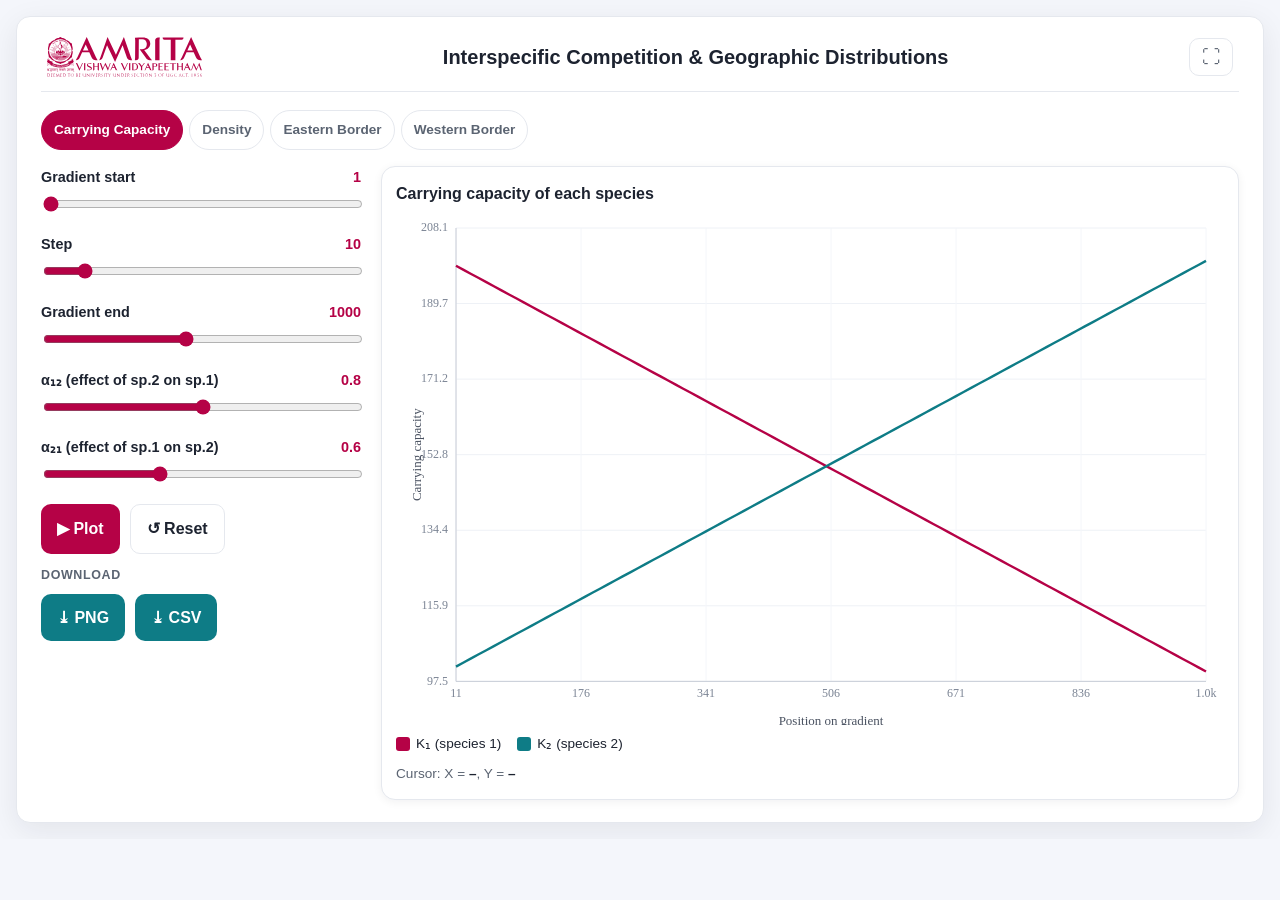
<file: simulation/index.html>
<!DOCTYPE html>
<html lang="en">
<head>
<meta charset="UTF-8">
<meta name="viewport" content="width=device-width, initial-scale=1.0, viewport-fit=cover">
<title>Interspecific Competition & Geographic Distributions — Simulation</title>
<link rel="stylesheet" href="./css/main.css">
</head>
<body>
<div class="card" id="simbox"><div class="simbar"><span class="simbar-logo" aria-hidden="true"><img src="images\logo.svg" alt="Amrita Vishwa Vidyapeetham"></span><h1 class="simbar-title">Interspecific Competition &amp; Geographic Distributions</h1><button class="fs-btn" id="fsBtn" onclick="toggleFS()" title="Toggle full screen" aria-label="Toggle full screen">⛶</button></div>
      <div class="subtabs" id="subtabs">
        <button class="subtab active" data-mode="0">Carrying Capacity</button>
        <button class="subtab" data-mode="1">Density</button>
        <button class="subtab" data-mode="2">Eastern Border</button>
        <button class="subtab" data-mode="3">Western Border</button>
      </div>
      <div class="sim">
        <div class="controls">
          <div class="field"><label>Gradient start <span class="val" id="v_start">1</span></label><input type="range" id="start" min="1" max="200" value="1" oninput="sync()"></div>
          <div class="field"><label>Step <span class="val" id="v_frc">10</span></label><input type="range" id="frc" min="5" max="50" value="10" oninput="sync()"></div>
          <div class="field"><label>Gradient end <span class="val" id="v_end">1000</span></label><input type="range" id="end" min="200" max="2000" step="50" value="1000" oninput="sync()"></div>
          <div class="field"><label>α₁₂ (effect of sp.2 on sp.1) <span class="val" id="v_a12">0.8</span></label><input type="range" id="a12" min="0.1" max="1.5" step="0.05" value="0.8" oninput="sync()"></div>
          <div class="field"><label>α₂₁ (effect of sp.1 on sp.2) <span class="val" id="v_a21">0.6</span></label><input type="range" id="a21" min="0.1" max="1.5" step="0.05" value="0.6" oninput="sync()"></div>
          <div class="btnrow">
            <button class="btn btn-primary" onclick="plot()">▶ Plot</button>
            <button class="btn btn-ghost" onclick="resetSim()">↺ Reset</button>
          </div>
          <div class="dl-label">Download</div>
<div class="btnrow">
            <button class="btn btn-accent" onclick="downloadPNG()">⤓ PNG</button>
            <button class="btn btn-accent" onclick="downloadCSV()">⤓ CSV</button>
          </div>
        </div>
        <div class="plotwrap">
          <div class="plot-title" id="plotTitle">Carrying capacity of each species</div>
          <canvas class="chart" id="chart" width="720" height="460"></canvas>
          <div class="legend" id="legend"></div>
          <div class="readout"><span>Cursor: X = <b id="rx">–</b>, Y = <b id="ry">–</b></span></div>
        </div>
      </div>
    </div>
<div class="toast" id="toast"></div>
<script src="./js/main.js"></script>
<script src="../assets/js/iframeResize.js"></script>
        
        </body>
</html>
</file>
<file: simulation/css/main.css>
:root{--amrita:#b50246;--amrita-dark:#7d0130;--ink:#1d2330;--muted:#5b6472;--line:#e5e8ee;--bg:#f4f6fb;--card:#fff;--accent:#0e7c86;--good:#1f9d55;--bad:#d64545;--radius:14px;--shadow:0 8px 30px rgba(20,25,40,.08);--shadow-sm:0 2px 10px rgba(20,25,40,.06)}
*{box-sizing:border-box}
html{scroll-behavior:smooth}
body{margin:0;font-family:"Segoe UI",Roboto,-apple-system,Helvetica,Arial,sans-serif;background:var(--bg);color:var(--ink);line-height:1.6}
a{color:var(--amrita)}
h1,h2,h3{line-height:1.25}
main{max-width:1180px;margin:0 auto;padding:22px 18px 60px}
@keyframes fade{from{opacity:0;transform:translateY(6px)}to{opacity:1;transform:none}}
.card{background:var(--card);border:1px solid var(--line);border-radius:var(--radius);box-shadow:var(--shadow);padding:22px 24px;margin-bottom:20px}
.card h2{margin-top:0;font-size:1.4rem;display:flex;align-items:center;gap:10px}
.sim{display:grid;grid-template-columns:320px 1fr;gap:20px;align-items:start}
@media(max-width:820px){.sim{grid-template-columns:1fr}}
.subtabs{display:flex;gap:6px;flex-wrap:wrap;margin-bottom:16px}
.subtab{border:1px solid var(--line);background:#fff;font:inherit;font-weight:600;font-size:.85rem;color:var(--muted);cursor:pointer;padding:8px 12px;border-radius:999px;transition:.12s}
.subtab:hover{border-color:var(--amrita);color:var(--amrita)}
.subtab.active{background:var(--amrita);color:#fff;border-color:var(--amrita)}
.controls .field{margin-bottom:14px}
.controls label{display:flex;justify-content:space-between;font-weight:600;font-size:.9rem;margin-bottom:5px}
.controls label .val{color:var(--amrita);font-variant-numeric:tabular-nums}
.controls input[type=range]{width:100%;accent-color:var(--amrita)}
.btnrow{display:flex;flex-wrap:wrap;gap:10px;margin-top:8px}
.btn{border:0;font:inherit;font-weight:700;cursor:pointer;padding:11px 16px;border-radius:10px;transition:.15s;display:inline-flex;align-items:center;gap:7px}
.btn:active{transform:translateY(1px)}
.btn-primary{background:var(--amrita);color:#fff}
.btn-primary:hover{background:var(--amrita-dark)}
.btn-ghost{background:#fff;color:var(--ink);border:1px solid var(--line)}
.btn-ghost:hover{border-color:var(--amrita);color:var(--amrita)}
.btn-accent{background:var(--accent);color:#fff}
.btn-accent:hover{filter:brightness(.92)}
.plotwrap{background:#fff;border:1px solid var(--line);border-radius:var(--radius);box-shadow:var(--shadow-sm);padding:14px}
.plot-title{font-weight:700;margin-bottom:6px}
canvas.chart{width:100%;height:auto;display:block;touch-action:none}
.legend{display:flex;gap:16px;flex-wrap:wrap;font-size:.85rem;margin-top:8px}
.legend span{display:inline-flex;align-items:center;gap:6px}
.legend i{width:14px;height:14px;border-radius:3px}
.readout{display:flex;gap:16px;flex-wrap:wrap;font-size:.85rem;color:var(--muted);margin-top:8px}
.readout b{color:var(--ink)}
.toast{position:fixed;left:50%;bottom:28px;transform:translateX(-50%) translateY(20px);background:#12203a;color:#fff;padding:12px 20px;border-radius:10px;box-shadow:var(--shadow);opacity:0;pointer-events:none;transition:.3s;z-index:200}
.toast.show{opacity:1;transform:translateX(-50%) translateY(0)}
html,body{overflow-x:hidden;max-width:100vw}
body{background:var(--bg);padding:16px}
.card,.plotwrap,.sim,.controls{min-width:0}
.sim>*{min-width:0}
.plot-title,.simbar-title{overflow-wrap:anywhere}
canvas{max-width:100%}
.simbar{display:flex;align-items:center;gap:14px;padding:2px 6px 14px;border-bottom:1px solid var(--line);margin:-4px 0 18px}
.simbar-logo img{height:40px;width:auto;display:block}
.simbar-title{flex:1;min-width:0;text-align:center;margin:0;font-size:1.25rem;font-weight:800;color:var(--ink);line-height:1.2}
.fs-btn{display:none;flex:0 0 auto;border:1px solid var(--line);background:#fff;color:var(--muted);cursor:pointer;font-size:1.15rem;line-height:1;padding:9px 12px;border-radius:10px;transition:.15s}
.fs-btn:hover{border-color:var(--amrita);color:var(--amrita)}
@media(min-width:1024px){.fs-btn{display:inline-flex}}
#simbox{max-width:1320px;margin:0 auto}
#simbox:fullscreen{max-width:none;width:100vw;height:100vh;overflow:auto;border-radius:0;padding:22px 28px;background:#fff}
#simbox:-webkit-full-screen{max-width:none;width:100vw;height:100vh;overflow:auto;border-radius:0;padding:22px 28px;background:#fff}
@media(max-width:640px){body{padding:10px}
.card{padding:16px 15px}}
@media(max-width:430px){.simbar-title{font-size:1rem}
.simbar-logo img{height:30px}
.simbar{gap:9px}}
@media(max-width:340px){.simbar-title{font-size:.9rem}}
.dl-label{font-weight:700;font-size:.78rem;color:var(--muted);text-transform:uppercase;letter-spacing:.05em;margin:12px 0 2px}
</file>
<file: experiment/simulation/css/main.css>
:root{--amrita:#b50246;--amrita-dark:#7d0130;--ink:#1d2330;--muted:#5b6472;--line:#e5e8ee;--bg:#f4f6fb;--card:#fff;--accent:#0e7c86;--good:#1f9d55;--bad:#d64545;--radius:14px;--shadow:0 8px 30px rgba(20,25,40,.08);--shadow-sm:0 2px 10px rgba(20,25,40,.06)}
*{box-sizing:border-box}
html{scroll-behavior:smooth}
body{margin:0;font-family:"Segoe UI",Roboto,-apple-system,Helvetica,Arial,sans-serif;background:var(--bg);color:var(--ink);line-height:1.6}
a{color:var(--amrita)}
h1,h2,h3{line-height:1.25}
main{max-width:1180px;margin:0 auto;padding:22px 18px 60px}
@keyframes fade{from{opacity:0;transform:translateY(6px)}to{opacity:1;transform:none}}
.card{background:var(--card);border:1px solid var(--line);border-radius:var(--radius);box-shadow:var(--shadow);padding:22px 24px;margin-bottom:20px}
.card h2{margin-top:0;font-size:1.4rem;display:flex;align-items:center;gap:10px}
.sim{display:grid;grid-template-columns:320px 1fr;gap:20px;align-items:start}
@media(max-width:820px){.sim{grid-template-columns:1fr}}
.subtabs{display:flex;gap:6px;flex-wrap:wrap;margin-bottom:16px}
.subtab{border:1px solid var(--line);background:#fff;font:inherit;font-weight:600;font-size:.85rem;color:var(--muted);cursor:pointer;padding:8px 12px;border-radius:999px;transition:.12s}
.subtab:hover{border-color:var(--amrita);color:var(--amrita)}
.subtab.active{background:var(--amrita);color:#fff;border-color:var(--amrita)}
.controls .field{margin-bottom:14px}
.controls label{display:flex;justify-content:space-between;font-weight:600;font-size:.9rem;margin-bottom:5px}
.controls label .val{color:var(--amrita);font-variant-numeric:tabular-nums}
.controls input[type=range]{width:100%;accent-color:var(--amrita)}
.btnrow{display:flex;flex-wrap:wrap;gap:10px;margin-top:8px}
.btn{border:0;font:inherit;font-weight:700;cursor:pointer;padding:11px 16px;border-radius:10px;transition:.15s;display:inline-flex;align-items:center;gap:7px}
.btn:active{transform:translateY(1px)}
.btn-primary{background:var(--amrita);color:#fff}
.btn-primary:hover{background:var(--amrita-dark)}
.btn-ghost{background:#fff;color:var(--ink);border:1px solid var(--line)}
.btn-ghost:hover{border-color:var(--amrita);color:var(--amrita)}
.btn-accent{background:var(--accent);color:#fff}
.btn-accent:hover{filter:brightness(.92)}
.plotwrap{background:#fff;border:1px solid var(--line);border-radius:var(--radius);box-shadow:var(--shadow-sm);padding:14px}
.plot-title{font-weight:700;margin-bottom:6px}
canvas.chart{width:100%;height:auto;display:block;touch-action:none}
.legend{display:flex;gap:16px;flex-wrap:wrap;font-size:.85rem;margin-top:8px}
.legend span{display:inline-flex;align-items:center;gap:6px}
.legend i{width:14px;height:14px;border-radius:3px}
.readout{display:flex;gap:16px;flex-wrap:wrap;font-size:.85rem;color:var(--muted);margin-top:8px}
.readout b{color:var(--ink)}
.toast{position:fixed;left:50%;bottom:28px;transform:translateX(-50%) translateY(20px);background:#12203a;color:#fff;padding:12px 20px;border-radius:10px;box-shadow:var(--shadow);opacity:0;pointer-events:none;transition:.3s;z-index:200}
.toast.show{opacity:1;transform:translateX(-50%) translateY(0)}
html,body{overflow-x:hidden;max-width:100vw}
body{background:var(--bg);padding:16px}
.card,.plotwrap,.sim,.controls{min-width:0}
.sim>*{min-width:0}
.plot-title,.simbar-title{overflow-wrap:anywhere}
canvas{max-width:100%}
.simbar{display:flex;align-items:center;gap:14px;padding:2px 6px 14px;border-bottom:1px solid var(--line);margin:-4px 0 18px}
.simbar-logo img{height:40px;width:auto;display:block}
.simbar-title{flex:1;min-width:0;text-align:center;margin:0;font-size:1.25rem;font-weight:800;color:var(--ink);line-height:1.2}
.fs-btn{display:none;flex:0 0 auto;border:1px solid var(--line);background:#fff;color:var(--muted);cursor:pointer;font-size:1.15rem;line-height:1;padding:9px 12px;border-radius:10px;transition:.15s}
.fs-btn:hover{border-color:var(--amrita);color:var(--amrita)}
@media(min-width:1024px){.fs-btn{display:inline-flex}}
#simbox{max-width:1320px;margin:0 auto}
#simbox:fullscreen{max-width:none;width:100vw;height:100vh;overflow:auto;border-radius:0;padding:22px 28px;background:#fff}
#simbox:-webkit-full-screen{max-width:none;width:100vw;height:100vh;overflow:auto;border-radius:0;padding:22px 28px;background:#fff}
@media(max-width:640px){body{padding:10px}
.card{padding:16px 15px}}
@media(max-width:430px){.simbar-title{font-size:1rem}
.simbar-logo img{height:30px}
.simbar{gap:9px}}
@media(max-width:340px){.simbar-title{font-size:.9rem}}
.dl-label{font-weight:700;font-size:.78rem;color:var(--muted);text-transform:uppercase;letter-spacing:.05em;margin:12px 0 2px}
</file>
